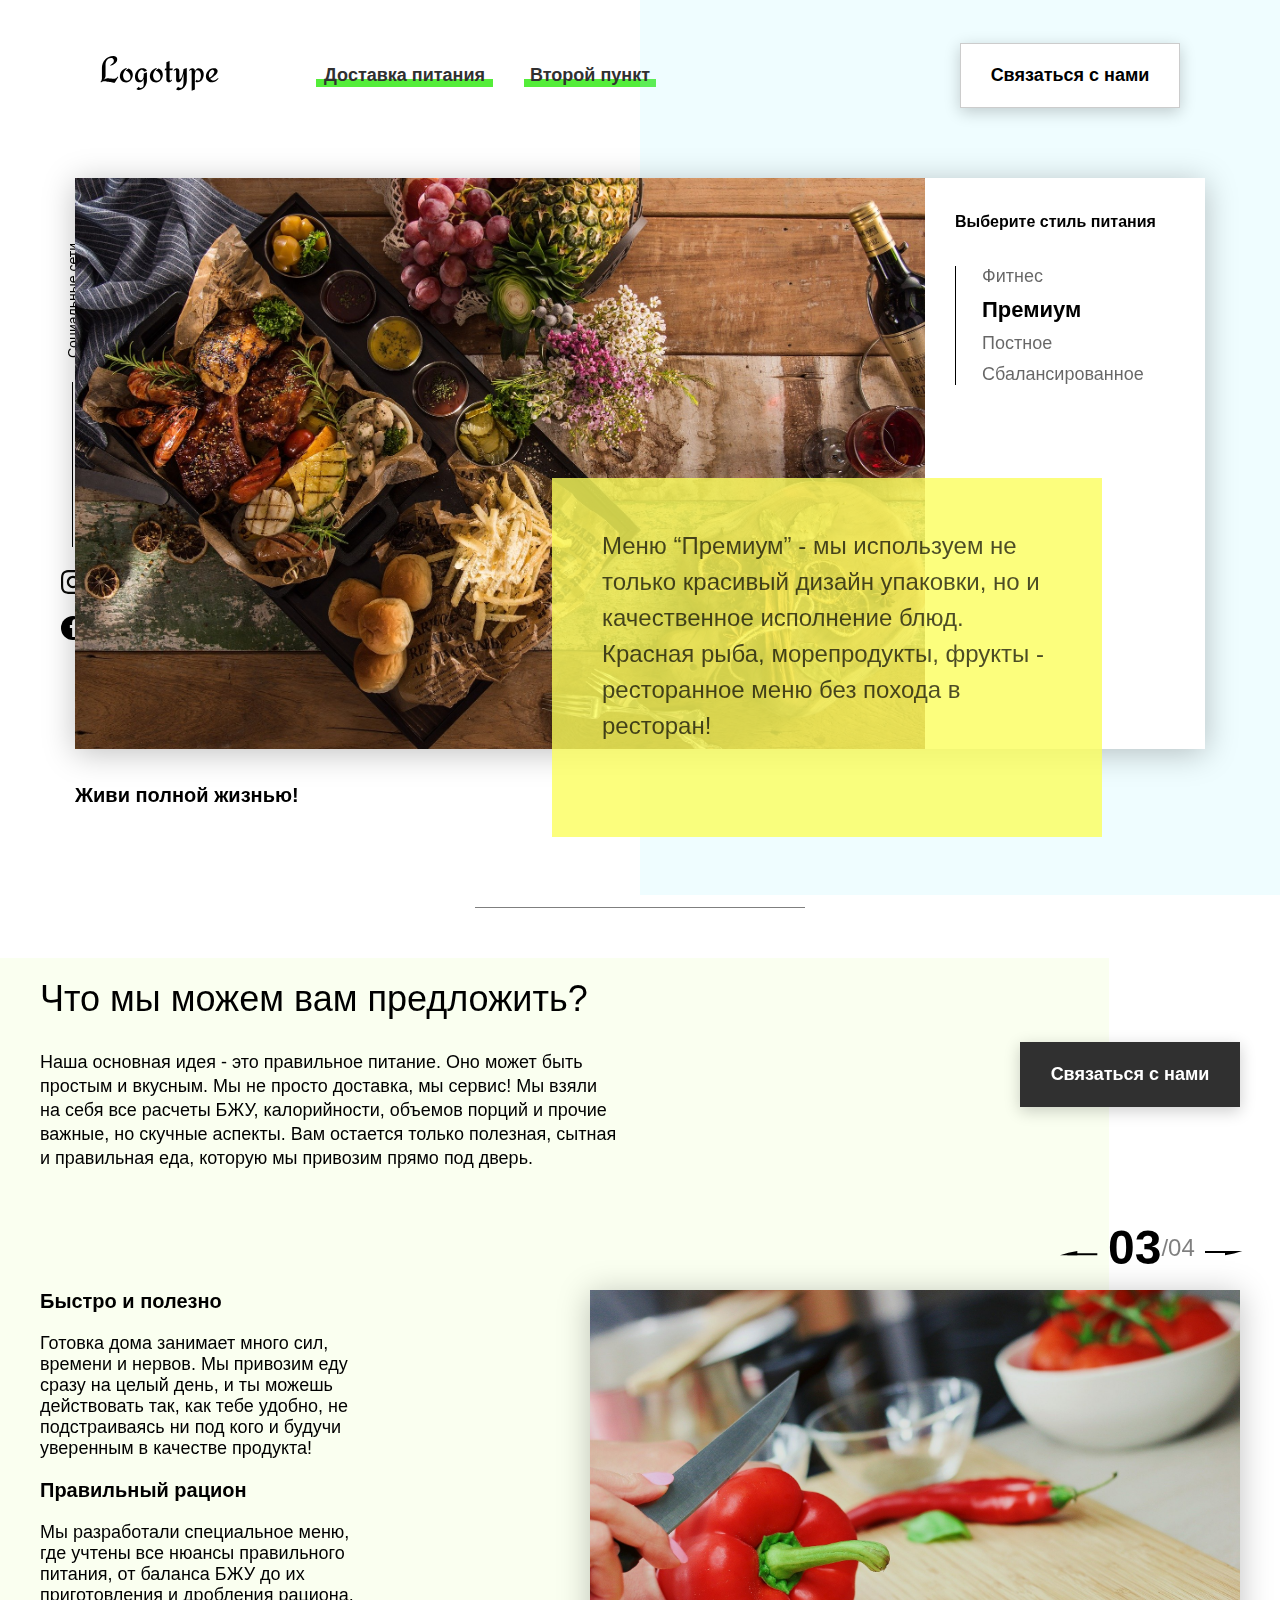
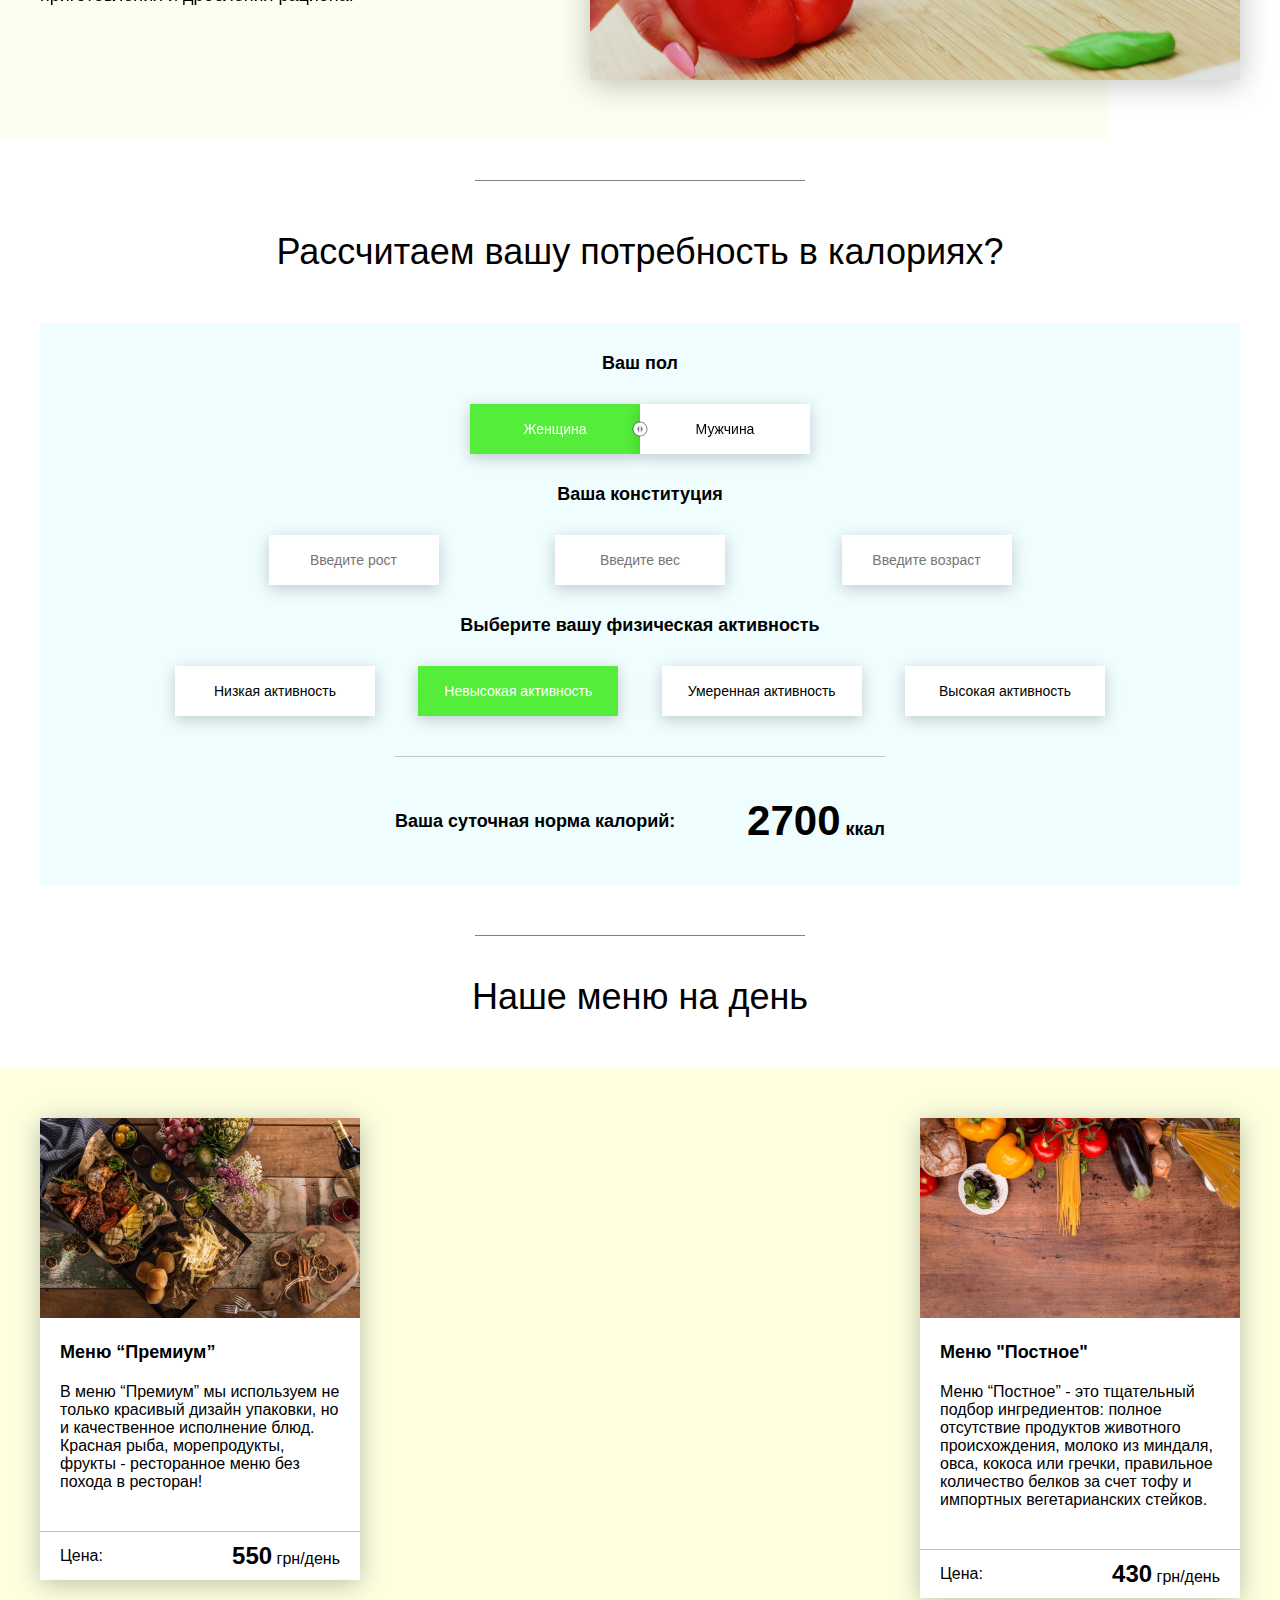
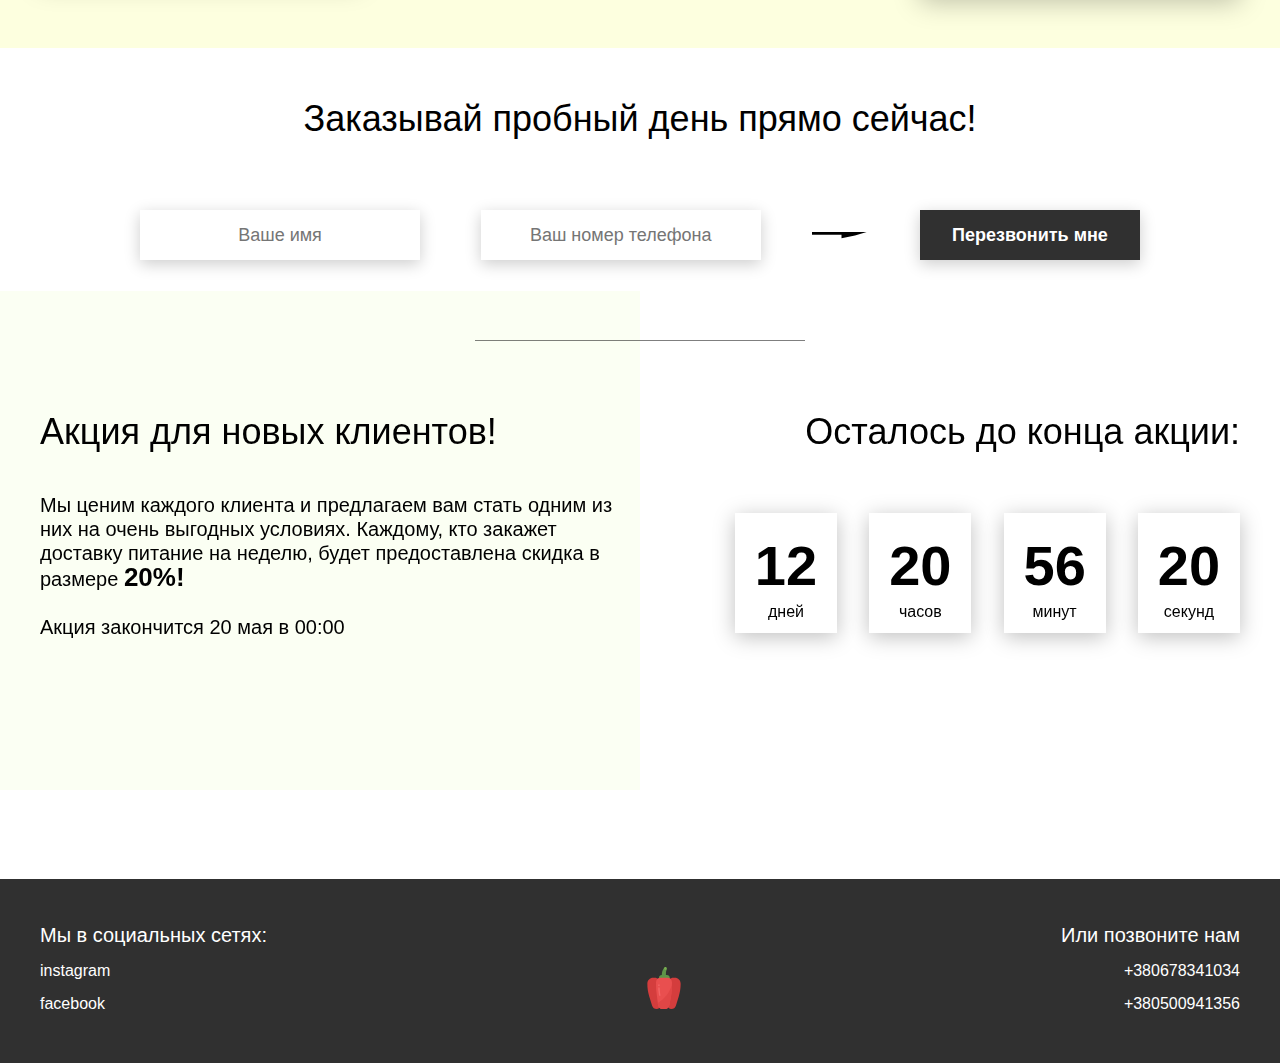
<file: hw/HW3/index.html>
<!DOCTYPE html>
<html lang="en">

<head>
    <meta charset="UTF-8">
    <meta name="viewport" content="width=device-width, initial-scale=1.0">
    <title>Food</title>
    <link rel="stylesheet" href="css/style.css">
</head>

<body>
    <header class="header">
        <div class="header__left-block">
            <div class="header__logo">
                <img src="icons/logo.svg" alt="Логотип">
            </div>
            <nav class="header__links">
                <a href="#" class="header__link">Доставка питания</a>
                <a href="#" class="header__link">Второй пункт</a>
            </nav>
        </div>
        <div class="header__right-block">
            <button data-modal class="btn btn_white">Связаться с нами</button>
        </div>
    </header>
    <div class="sidepanel">
        <div class="sidepanel__text"><span>Социальные сети</span></div>
        <div class="sidepanel__divider"></div>
        <a href="#" class="sidepanel__icon">
            <img src="icons/instagram.svg" alt="instagram">
        </a>
        <a href="#" class="sidepanel__icon">
            <img src="icons/facebook.svg" alt="facebook">
        </a>
    </div>

    <div class="preview">
        <div class="bgc_blue"></div>
        <div class="container">
            <div class="tabcontainer">
                <div class="tabcontent">
                    <img src="img/tabs/vegy.jpg" alt="vegy">
                    <div class="tabcontent__descr">
                        Меню "Фитнес" - это новый подход к приготовлению блюд: больше свежих овощей и фруктов. Для людей, которые интересуются спортом; активных и здоровых. Это абсолютно новый продукт с оптимальной ценой и высоким качеством!
                    </div>
                </div>
                <div class="tabcontent">
                    <img src="img/tabs/elite.jpg" alt="elite">
                    <div class="tabcontent__descr">
                        Меню “Премиум” - мы используем не только красивый дизайн упаковки, но и качественное исполнение блюд. Красная рыба, морепродукты, фрукты - ресторанное меню без похода в ресторан!
                    </div>
                </div>
                <div class="tabcontent">
                    <img src="img/tabs/post.jpg" alt="post">
                    <div class="tabcontent__descr">
                        Наше специальное “Постное меню” - это тщательный подбор ингредиентов: полное отсутствие продуктов животного происхождения. Полная гармония с собой и природой в каждом элементе! Все будет Ом!
                    </div>
                </div>
                <div class="tabcontent">
                    <img src="img/tabs/hamburger.jpg" alt="vegy">
                    <div class="tabcontent__descr">
                        Меню "Сбалансированное" - это соответствие вашего рациона всем научным рекомендациям. Мы тщательно просчитываем вашу потребность в к/б/ж/у и создаем лучшие блюда для вас.
                    </div>
                </div>
                <div class="tabheader">
                    <h3>Выберите стиль питания</h3>
                    <div class="tabheader__items">
                        <div class="tabheader__item tabheader__item_active">Фитнес</div>
                        <div class="tabheader__item">Премиум</div>
                        <div class="tabheader__item">Постное</div>
                        <div class="tabheader__item">Сбалансированное</div>
                    </div>
                </div>
            </div>
            <div class="preview__life">Живи полной жизнью!</div>
        </div>
    </div>

    <div class="divider"></div>

    <div class="offer">
        <div class="bgc_y"></div>
        <div class="container">
            <div class="offer__text">
                <h2 class="title">Что мы можем вам предложить?</h2>
                <div class="offer__descr">
                    Наша основная идея - это правильное питание. Оно может быть простым и вкусным. Мы не просто доставка, мы сервис! Мы взяли на себя все расчеты БЖУ, калорийности, объемов порций и прочие важные, но скучные аспекты. Вам остается только полезная, сытная и
                    правильная еда, которую мы привозим прямо под дверь.
                </div>
            </div>
            <div class="offer__action">
                <button data-modal class="btn btn_dark">Связаться с нами</button>
            </div>
        </div>
        <div class="container">
            <div class="offer__advantages">
                <h2>Быстро и полезно</h2>
                <div class="offer__advantages-text">
                    Готовка дома занимает много сил, времени и нервов. Мы привозим еду сразу на целый день, и ты можешь действовать так, как тебе удобно, не подстраиваясь ни под кого и будучи уверенным в качестве продукта!
                </div>
                <h2>Правильный рацион</h2>
                <div class="offer__advantages-text">
                    Мы разработали специальное меню, где учтены все нюансы правильного питания, от баланса БЖУ до их приготовления и дробления рациона.
                </div>
            </div>
            <div class="offer__slider">
                <div class="offer__slider-counter">
                    <div class="offer__slider-prev">
                        <img src="icons/left.svg" alt="prev">
                    </div>
                    <span id="current">03</span> /
                    <span id="total">04</span>
                    <div class="offer__slider-next">
                        <img src="icons/right.svg" alt="next">
                    </div>
                </div>
                <div class="offer__slider-wrapper">
                    <div class="offer__slide">
                        <img src="img/slider/pepper.jpg" alt="pepper">
                    </div>
                    <!-- <div class="offer__slide">
					<img src="img/slider/food-12.jpg" alt="food">
				</div>
				<div class="offer__slide">
					<img src="img/slider/olive-oil.jpg" alt="oil">
				</div>
				<div class="offer__slide">
					<img src="img/slider/paprika.jpg" alt="paprika">
				</div> -->
                </div>
            </div>
        </div>
    </div>

    <div class="divider"></div>

    <div class="calculating">
        <div class="container">
            <h2 class="title">Рассчитаем вашу потребность в калориях?
            </h2>
            <div class="calculating__field">
                <div class="calculating__subtitle">
                    Ваш пол
                </div>
                <div class="calculating__choose" id="gender">
                    <div class="calculating__choose-item calculating__choose-item_active">Женщина</div>
                    <div class="calculating__choose-item">Мужчина</div>
                </div>

                <div class="calculating__subtitle">
                    Ваша конституция
                </div>
                <div class="calculating__choose calculating__choose_medium">
                    <input type="text" id="height" placeholder="Введите рост" class="calculating__choose-item">
                    <input type="text" id="weight" placeholder="Введите вес" class="calculating__choose-item">
                    <input type="text" id="age" placeholder="Введите возраст" class="calculating__choose-item">
                </div>

                <div class="calculating__subtitle">
                    Выберите вашу физическая активность
                </div>
                <div class="calculating__choose calculating__choose_big">
                    <div id="low" class="calculating__choose-item">Низкая активность</div>
                    <div id="small" class="calculating__choose-item calculating__choose-item_active">Невысокая активность
                    </div>
                    <div id="medium" class="calculating__choose-item">Умеренная активность</div>
                    <div id="high" class="calculating__choose-item">Высокая активность</div>
                </div>

                <div class="calculating__divider"></div>

                <div class="calculating__total">
                    <div class="calculating__subtitle">
                        Ваша суточная норма калорий:
                    </div>
                    <div class="calculating__result">
                        <span>2700</span> ккал
                    </div>
                </div>
            </div>
        </div>
    </div>

    <div class="divider"></div>

    <div class="menu">
        <h2 class="title">Наше меню на день</h2>

        <div class="menu__field">
            <div id="cardWrapper" class="container">
                <div class="menu__item">
                    <img src="img/tabs/elite.jpg" alt="elite">
                    <h3 class="menu__item-subtitle">Меню “Премиум”</h3>
                    <div class="menu__item-descr">В меню “Премиум” мы используем не только красивый дизайн упаковки, но и качественное исполнение блюд. Красная рыба, морепродукты, фрукты - ресторанное меню без похода в ресторан!
                    </div>
                    <div class="menu__item-divider"></div>
                    <div class="menu__item-price">
                        <div class="menu__item-cost">Цена:</div>
                        <div class="menu__item-total"><span>550</span> грн/день</div>
                    </div>
                </div>
                <div class="menu__item">
                    <img src="img/tabs/post.jpg" alt="post">
                    <h3 class="menu__item-subtitle">Меню "Постное"</h3>
                    <div class="menu__item-descr">Меню “Постное” - это тщательный подбор ингредиентов: полное отсутствие продуктов животного происхождения, молоко из миндаля, овса, кокоса или гречки, правильное количество белков за счет тофу и импортных вегетарианских стейков.
                    </div>
                    <div class="menu__item-divider"></div>
                    <div class="menu__item-price">
                        <div class="menu__item-cost">Цена:</div>
                        <div class="menu__item-total"><span>430</span> грн/день</div>
                    </div>
                </div>
            </div>
        </div>
    </div>

    <div class="order">
        <div class="container">
            <div class="title">Заказывай пробный день прямо сейчас!</div>
            <form action="#" class="order__form">
                <input required placeholder="Ваше имя" name="name" type="text" class="order__input">
                <input required placeholder="Ваш номер телефона" name="phone" type="phone" class="order__input">
                <img src="icons/right.svg" alt="right">
                <button class="btn btn_dark btn_min">Перезвонить мне</button>
            </form>
        </div>
    </div>

    <div class="divider"></div>

    <div class="promotion">
        <div class="bgc_y"></div>
        <div class="container">
            <div class="promotion__text">
                <div class="title">Акция для новых клиентов!</div>
                <div class="promotion__descr">
                    Мы ценим каждого клиента и предлагаем вам стать одним из них на очень выгодных условиях. Каждому, кто закажет доставку питание на неделю, будет предоставлена скидка в размере <span>20%!</span>
                    <br><br> Акция закончится 20 мая в 00:00
                </div>
            </div>
            <div class="promotion__timer">
                <div class="title">Осталось до конца акции:</div>
                <div class="timer">
                    <div class="timer__block">
                        <span id="days">12</span> дней
                    </div>
                    <div class="timer__block">
                        <span id="hours">20</span> часов
                    </div>
                    <div class="timer__block">
                        <span id="minutes">56</span> минут
                    </div>
                    <div class="timer__block">
                        <span id="seconds">20</span> секунд
                    </div>
                </div>
            </div>
        </div>
    </div>

    <footer class="footer">
        <div class="container">
            <div class="social">
                <div class="subtitle">Мы в социальных сетях:</div>
                <a href="#" class="link">instagram</a>
                <a href="#" class="link">facebook</a>
            </div>
            <div class="pepper">
                <img src="icons/veg.svg" alt="pepper">
            </div>
            <div class="call">
                <div class="subtitle">Или позвоните нам</div>
                <a href="#" class="link">+380678341034</a>
                <a href="#" class="link">+380500941356</a>
            </div>
        </div>
    </footer>

    <div class="modal">
        <div class="modal__dialog">
            <div class="modal__content">
                <form action="#">
                    <div class="modal__close">&times;</div>
                    <div class="modal__title">Мы свяжемся с вами как можно быстрее!</div>
                    <input required placeholder="Ваше имя" name="name" type="text" class="modal__input">
                    <input required placeholder="Ваш номер телефона" name="phone" type="phone" class="modal__input">
                    <button class="btn btn_dark btn_min">Перезвонить мне</button>
                </form>
            </div>
        </div>
    </div>

    <script src="js/index.js"></script>
</body>

</html>
</file>
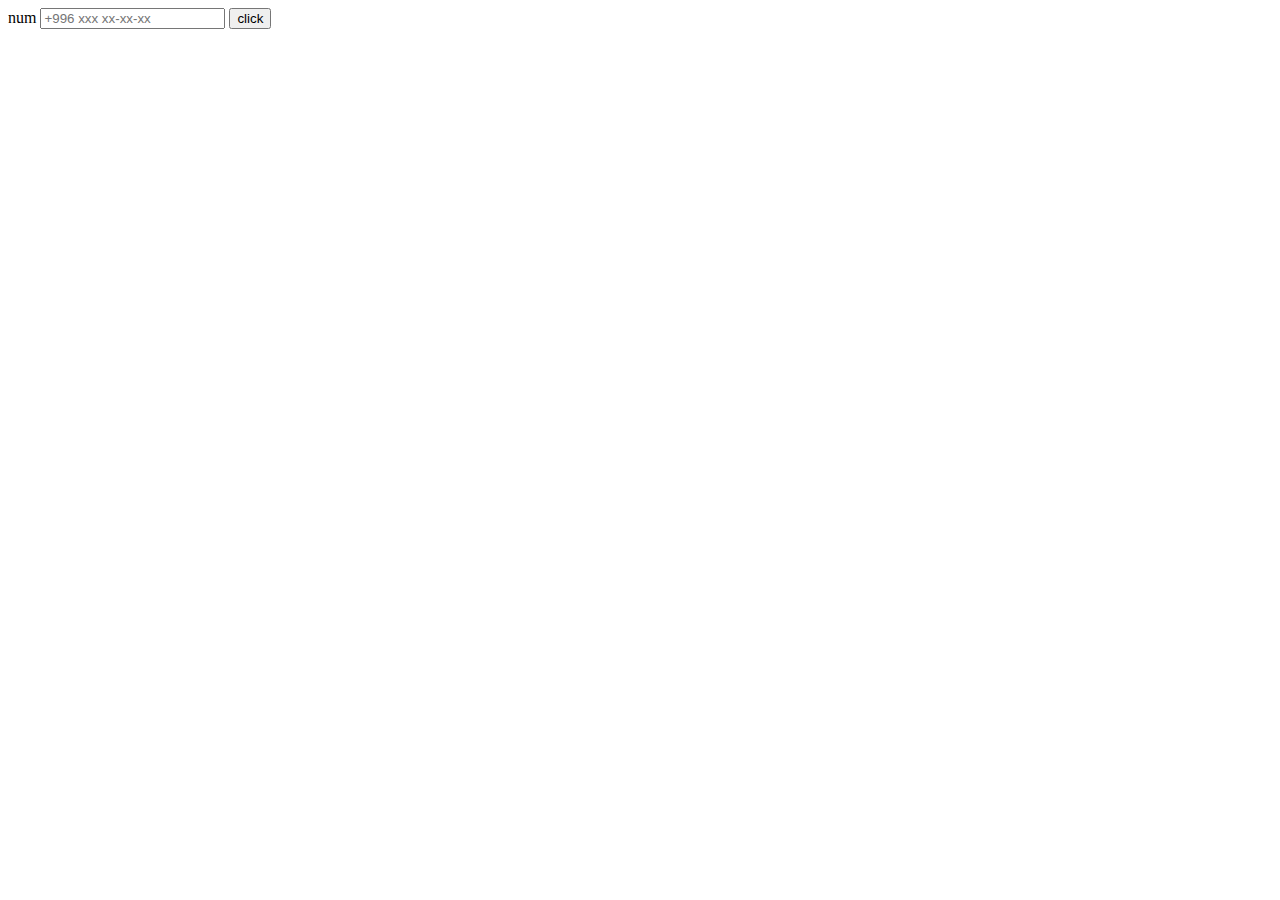
<file: lessons/lesson1/index.html>
<!DOCTYPE html>
<html lang="en">
    <head>
        <meta charset="UTF-8">
        <title>Document</title>
    </head>
    <body>
        <div>
            <label>num</label>
            <input class="phoneInput" type="text" placeholder="+996 xxx xx-xx-xx">
            <button class="phoneClick">click</button>
            <span class="phoneResult"></span>
        </div>
    </body>
    <script src="app.js"></script>
</html>
</file>
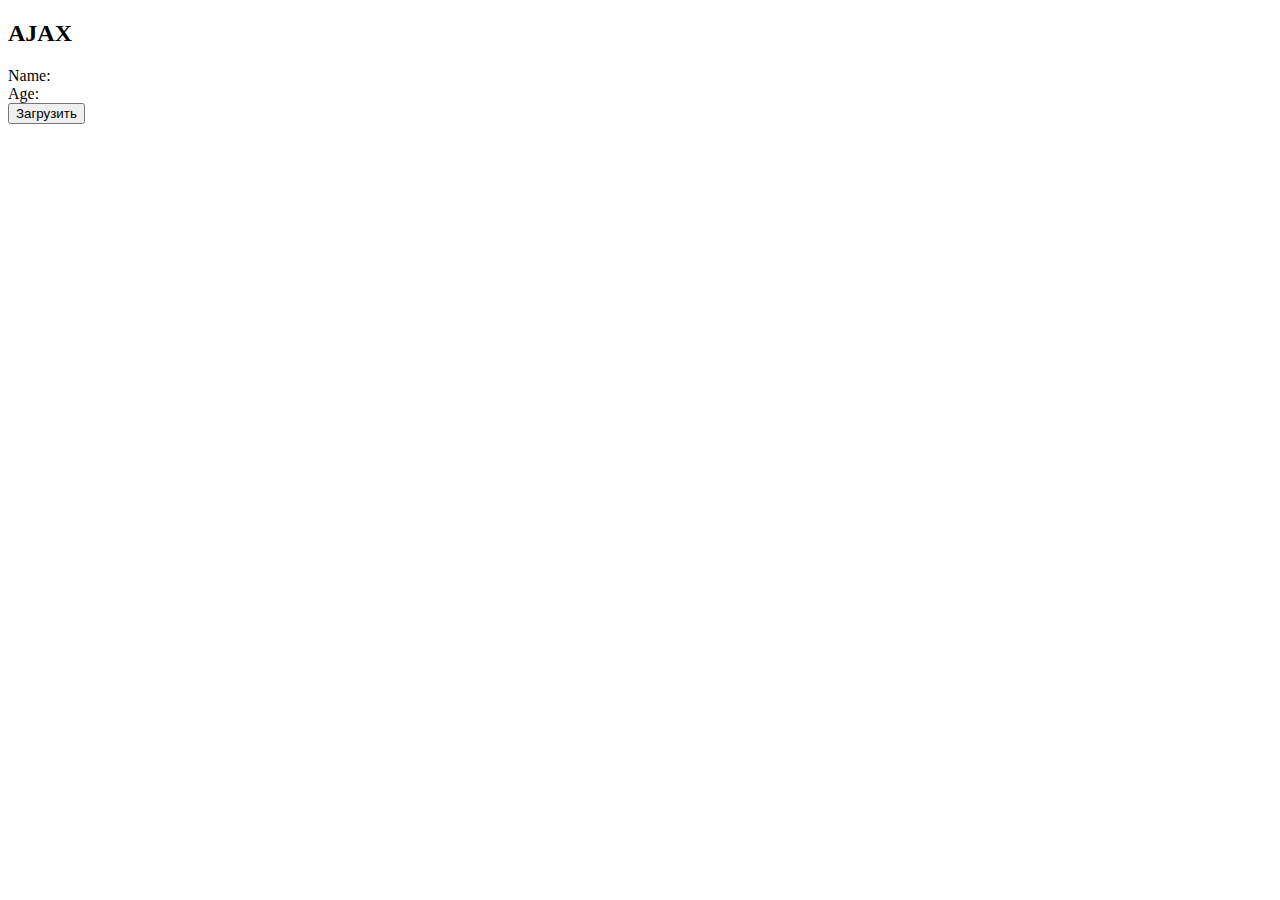
<file: lessons/lesson4/index.html>
<!DOCTYPE html>
<html lang="en">

<head>
    <meta charset="UTF-8">
    <title>Document</title>
</head>

<body>
    <div class="wrapper">
        <h2>AJAX</h2>
        <div>Name:<span class="name"></span></div>
        <div>Age:<span class="age"></span></div>
        <button class="btn">Загрузить</button>
    </div>
</body>
<script src="app.js"></script>

</html>
</file>
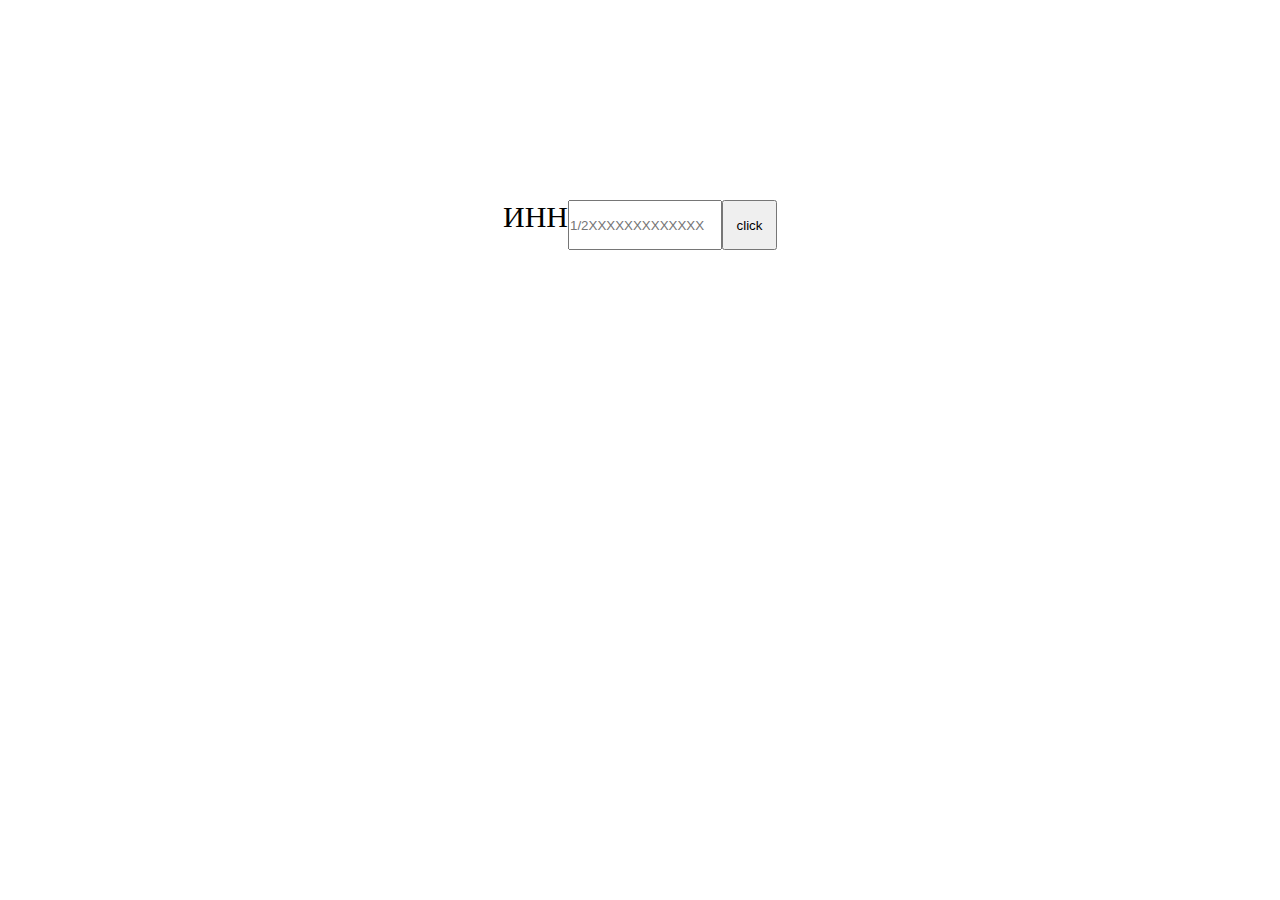
<file: hw/HW1/task1/index.html>
<!DOCTYPE html>
<html lang="en">

<head>
    <meta charset="UTF-8">
    <title>Document</title>
    <link rel="stylesheet" href="style.css">
</head>

<body>
    <div>
        <label>ИНН</label>
        <input class="itnInput" type="text" placeholder="1/2XXXXXXXXXXXXX">
        <button class="itnCheck">click</button>
    </div>
    <span class="itnResult"></span>
</body>
<script src="main.js"></script>

</html>
</file>
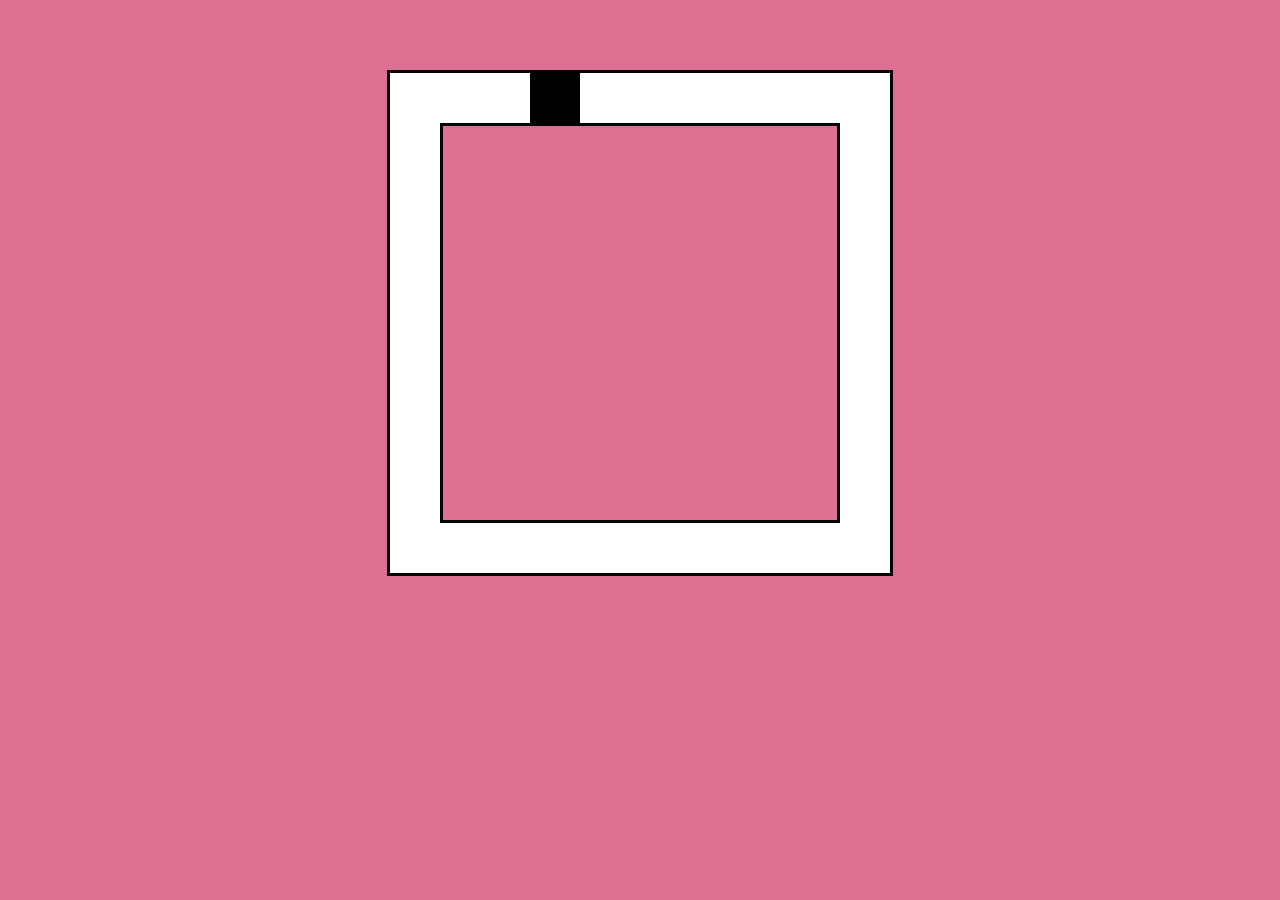
<file: hw/HW2/task1/index.html>
<!DOCTYPE html>
<html lang="en">

<head>
    <meta charset="UTF-8">
    <title>Document</title>
    <link rel="stylesheet" href="style.css">
</head>

<body>
    <div class="bigBorder">
        <div class="block"></div>
        <div class="smallBorder"></div>
    </div>
</body>

<script src="main.js"></script>

</html>
</file>
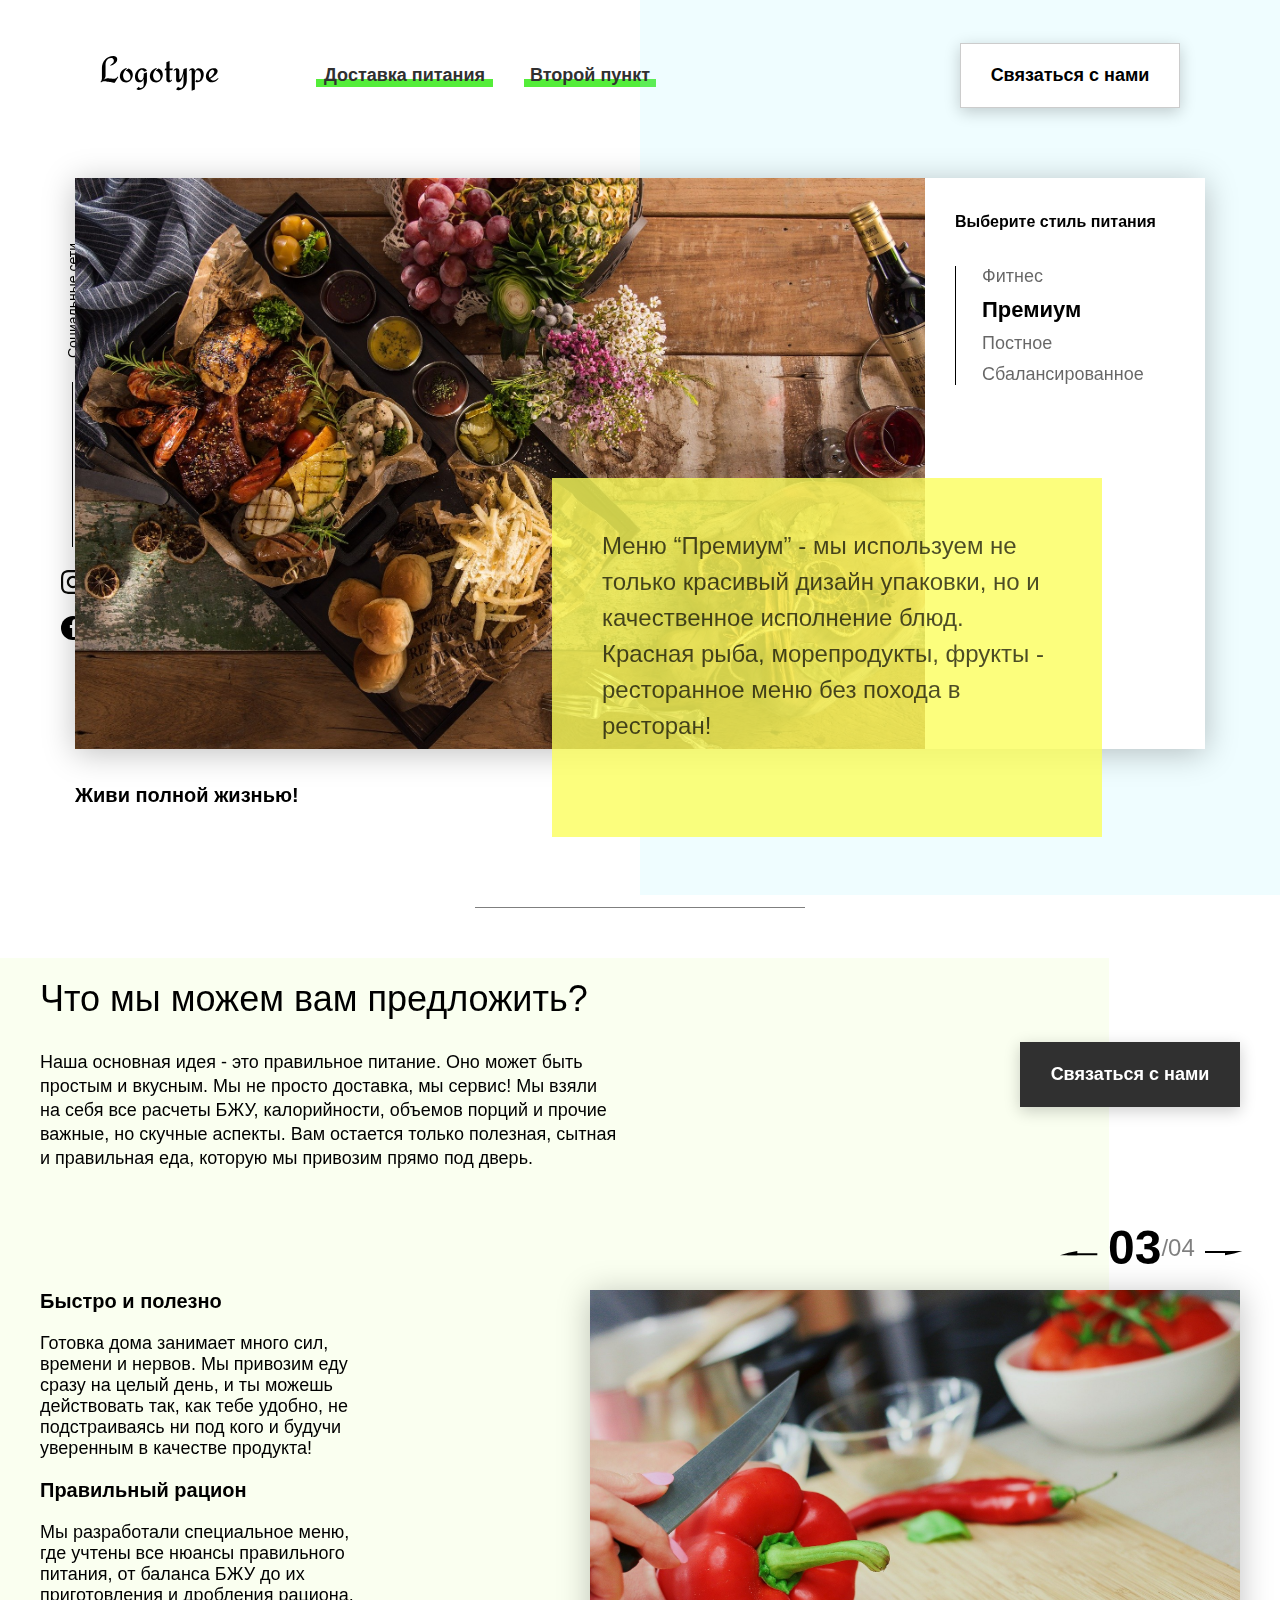
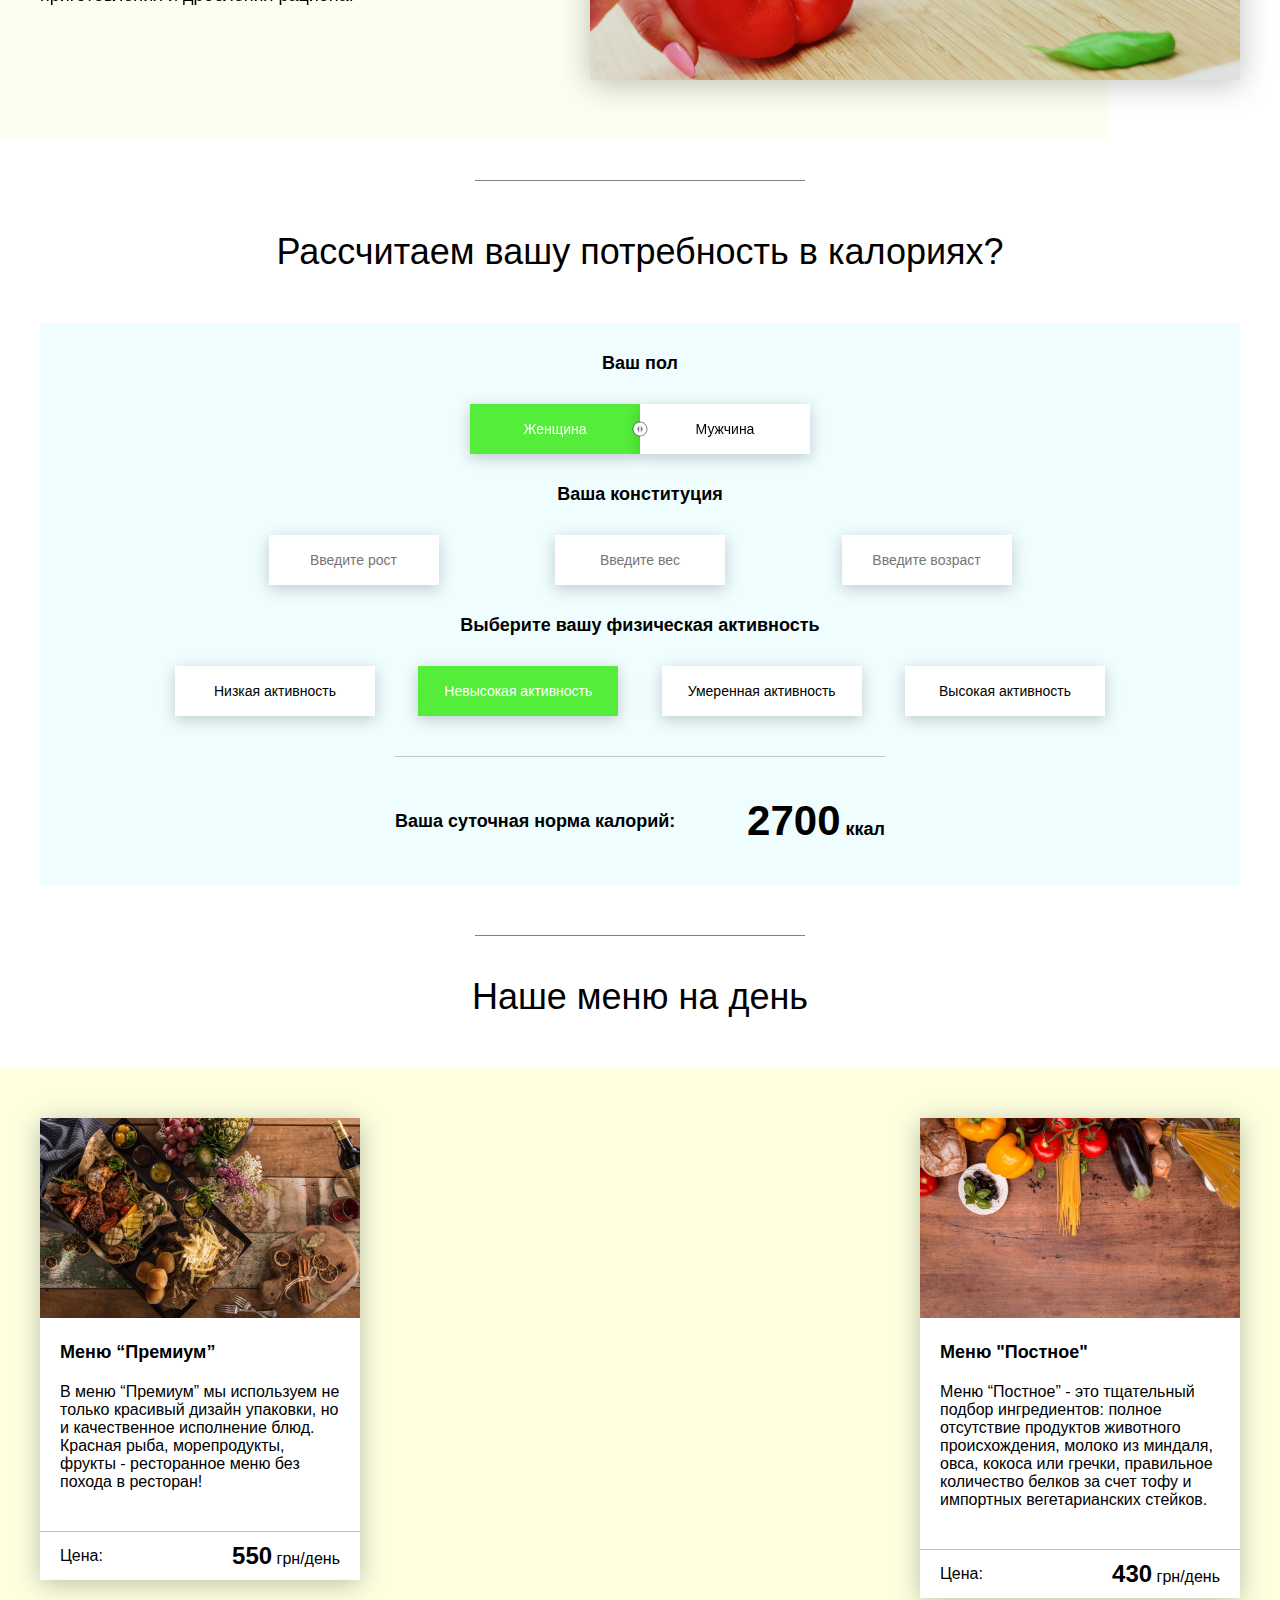
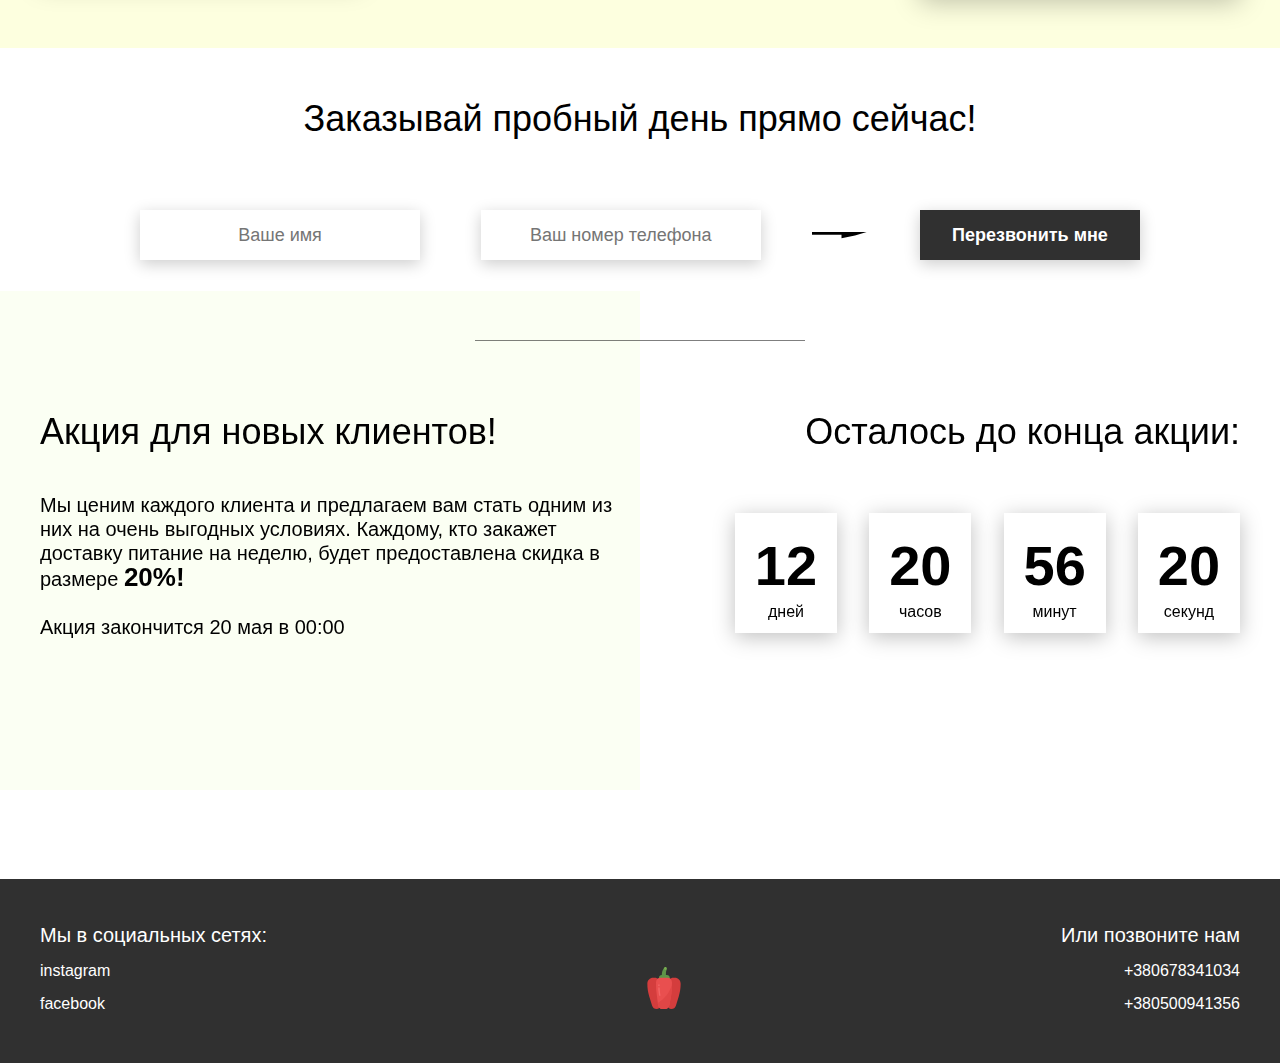
<file: lessons/lesson3/food/index.html>
<!DOCTYPE html>
<html lang="en">
<head>
	<meta charset="UTF-8">
	<meta name="viewport" content="width=device-width, initial-scale=1.0">
	<title>Food</title>
	<link rel="stylesheet" href="css/style.css">
</head>
<body>
<header class="header">
	<div class="header__left-block">
		<div class="header__logo">
			<img src="icons/logo.svg" alt="Логотип">
		</div>
		<nav class="header__links">
			<a href="#" class="header__link">Доставка питания</a>
			<a href="#" class="header__link">Второй пункт</a>
		</nav>
	</div>
	<div class="header__right-block">
		<button data-modal class="btn btn_white">Связаться с нами</button>
	</div>
</header>
<div class="sidepanel">
	<div class="sidepanel__text"><span>Социальные сети</span></div>
	<div class="sidepanel__divider"></div>
	<a href="#" class="sidepanel__icon">
		<img src="icons/instagram.svg" alt="instagram">
	</a>
	<a href="#" class="sidepanel__icon">
		<img src="icons/facebook.svg" alt="facebook">
	</a>
</div>

<div class="preview">
	<div class="bgc_blue"></div>
	<div class="container">
		<div class="tabcontainer">
			<div class="tabcontent">
				<img src="img/tabs/vegy.jpg" alt="vegy">
				<div class="tabcontent__descr">
					Меню "Фитнес" - это новый подход к приготовлению блюд: больше свежих овощей и фруктов. Для людей,
					которые интересуются спортом; активных и здоровых. Это абсолютно новый продукт с оптимальной ценой и
					высоким качеством!
				</div>
			</div>
			<div class="tabcontent">
				<img src="img/tabs/elite.jpg" alt="elite">
				<div class="tabcontent__descr">
					Меню “Премиум” - мы используем не только красивый дизайн упаковки, но и качественное исполнение
					блюд. Красная рыба, морепродукты, фрукты - ресторанное меню без похода в ресторан!
				</div>
			</div>
			<div class="tabcontent">
				<img src="img/tabs/post.jpg" alt="post">
				<div class="tabcontent__descr">
					Наше специальное “Постное меню” - это тщательный подбор ингредиентов: полное отсутствие продуктов
					животного происхождения. Полная гармония с собой и природой в каждом элементе! Все будет Ом!
				</div>
			</div>
			<div class="tabcontent">
				<img src="img/tabs/hamburger.jpg" alt="vegy">
				<div class="tabcontent__descr">
					Меню "Сбалансированное" - это соответствие вашего рациона всем научным рекомендациям. Мы тщательно
					просчитываем вашу потребность в к/б/ж/у и создаем лучшие блюда для вас.
				</div>
			</div>
			<div class="tabheader">
				<h3>Выберите стиль питания</h3>
				<div class="tabheader__items">
					<div class="tabheader__item tabheader__item_active">Фитнес</div>
					<div class="tabheader__item">Премиум</div>
					<div class="tabheader__item">Постное</div>
					<div class="tabheader__item">Сбалансированное</div>
				</div>
			</div>
		</div>
		<div class="preview__life">Живи полной жизнью!</div>
	</div>
</div>

<div class="divider"></div>

<div class="offer">
	<div class="bgc_y"></div>
	<div class="container">
		<div class="offer__text">
			<h2 class="title">Что мы можем вам предложить?</h2>
			<div class="offer__descr">
				Наша основная идея - это правильное питание. Оно может быть простым и вкусным. Мы не просто доставка, мы
				сервис! Мы взяли на себя все расчеты БЖУ, калорийности, объемов порций и прочие важные, но скучные
				аспекты. Вам остается только полезная, сытная и правильная еда, которую мы привозим прямо под дверь.
			</div>
		</div>
		<div class="offer__action">
			<button data-modal class="btn btn_dark">Связаться с нами</button>
		</div>
	</div>
	<div class="container">
		<div class="offer__advantages">
			<h2>Быстро и полезно</h2>
			<div class="offer__advantages-text">
				Готовка дома занимает много сил, времени и нервов. Мы привозим еду сразу на целый день, и ты можешь
				действовать так, как тебе удобно, не подстраиваясь ни под кого и будучи уверенным в качестве продукта!
			</div>
			<h2>Правильный рацион</h2>
			<div class="offer__advantages-text">
				Мы разработали специальное меню, где учтены все нюансы правильного питания, от баланса БЖУ до их
				приготовления и дробления рациона.
			</div>
		</div>
		<div class="offer__slider">
			<div class="offer__slider-counter">
				<div class="offer__slider-prev">
					<img src="icons/left.svg" alt="prev">
				</div>
				<span id="current">03</span>
				/
				<span id="total">04</span>
				<div class="offer__slider-next">
					<img src="icons/right.svg" alt="next">
				</div>
			</div>
			<div class="offer__slider-wrapper">
				<div class="offer__slide">
					<img src="img/slider/pepper.jpg" alt="pepper">
				</div>
				<!-- <div class="offer__slide">
					<img src="img/slider/food-12.jpg" alt="food">
				</div>
				<div class="offer__slide">
					<img src="img/slider/olive-oil.jpg" alt="oil">
				</div>
				<div class="offer__slide">
					<img src="img/slider/paprika.jpg" alt="paprika">
				</div> -->
			</div>
		</div>
	</div>
</div>

<div class="divider"></div>

<div class="calculating">
	<div class="container">
		<h2 class="title">Рассчитаем вашу потребность в калориях?
		</h2>
		<div class="calculating__field">
			<div class="calculating__subtitle">
				Ваш пол
			</div>
			<div class="calculating__choose" id="gender">
				<div class="calculating__choose-item calculating__choose-item_active">Женщина</div>
				<div class="calculating__choose-item">Мужчина</div>
			</div>

			<div class="calculating__subtitle">
				Ваша конституция
			</div>
			<div class="calculating__choose calculating__choose_medium">
				<input type="text" id="height" placeholder="Введите рост" class="calculating__choose-item">
				<input type="text" id="weight" placeholder="Введите вес" class="calculating__choose-item">
				<input type="text" id="age" placeholder="Введите возраст" class="calculating__choose-item">
			</div>

			<div class="calculating__subtitle">
				Выберите вашу физическая активность
			</div>
			<div class="calculating__choose calculating__choose_big">
				<div id="low" class="calculating__choose-item">Низкая активность</div>
				<div id="small" class="calculating__choose-item calculating__choose-item_active">Невысокая активность
				</div>
				<div id="medium" class="calculating__choose-item">Умеренная активность</div>
				<div id="high" class="calculating__choose-item">Высокая активность</div>
			</div>

			<div class="calculating__divider"></div>

			<div class="calculating__total">
				<div class="calculating__subtitle">
					Ваша суточная норма калорий:
				</div>
				<div class="calculating__result">
					<span>2700</span> ккал
				</div>
			</div>
		</div>
	</div>
</div>

<div class="divider"></div>

<div class="menu">
	<h2 class="title">Наше меню на день</h2>

	<div class="menu__field">
		<div id="cardWrapper" class="container">
			<div class="menu__item">
				<img src="img/tabs/elite.jpg" alt="elite">
				<h3 class="menu__item-subtitle">Меню “Премиум”</h3>
				<div class="menu__item-descr">В меню “Премиум” мы используем не только красивый дизайн упаковки, но и
					качественное исполнение блюд. Красная рыба, морепродукты, фрукты - ресторанное меню без похода в
					ресторан!
				</div>
				<div class="menu__item-divider"></div>
				<div class="menu__item-price">
					<div class="menu__item-cost">Цена:</div>
					<div class="menu__item-total"><span>550</span> грн/день</div>
				</div>
			</div>
			<div class="menu__item">
				<img src="img/tabs/post.jpg" alt="post">
				<h3 class="menu__item-subtitle">Меню "Постное"</h3>
				<div class="menu__item-descr">Меню “Постное” - это тщательный подбор ингредиентов: полное отсутствие
					продуктов животного происхождения, молоко из миндаля, овса, кокоса или гречки, правильное количество
					белков за счет тофу и импортных вегетарианских стейков.
				</div>
				<div class="menu__item-divider"></div>
				<div class="menu__item-price">
					<div class="menu__item-cost">Цена:</div>
					<div class="menu__item-total"><span>430</span> грн/день</div>
				</div>
			</div>
		</div>
	</div>
</div>

<div class="order">
	<div class="container">
		<div class="title">Заказывай пробный день прямо сейчас!</div>
		<form action="#" class="order__form">
			<input required placeholder="Ваше имя" name="name" type="text" class="order__input">
			<input required placeholder="Ваш номер телефона" name="phone" type="phone" class="order__input">
			<img src="icons/right.svg" alt="right">
			<button class="btn btn_dark btn_min">Перезвонить мне</button>
		</form>
	</div>
</div>

<div class="divider"></div>

<div class="promotion">
	<div class="bgc_y"></div>
	<div class="container">
		<div class="promotion__text">
			<div class="title">Акция для новых клиентов!</div>
			<div class="promotion__descr">
				Мы ценим каждого клиента и предлагаем вам стать одним из них на очень выгодных условиях.
				Каждому, кто закажет доставку питание на неделю, будет предоставлена скидка в размере <span>20%!</span>
				<br><br>
				Акция закончится 20 мая в 00:00
			</div>
		</div>
		<div class="promotion__timer">
			<div class="title">Осталось до конца акции:</div>
			<div class="timer">
				<div class="timer__block">
					<span id="days">12</span>
					дней
				</div>
				<div class="timer__block">
					<span id="hours">20</span>
					часов
				</div>
				<div class="timer__block">
					<span id="minutes">56</span>
					минут
				</div>
				<div class="timer__block">
					<span id="seconds">20</span>
					секунд
				</div>
			</div>
		</div>
	</div>
</div>

<footer class="footer">
	<div class="container">
		<div class="social">
			<div class="subtitle">Мы в социальных сетях:</div>
			<a href="#" class="link">instagram</a>
			<a href="#" class="link">facebook</a>
		</div>
		<div class="pepper">
			<img src="icons/veg.svg" alt="pepper">
		</div>
		<div class="call">
			<div class="subtitle">Или позвоните нам</div>
			<a href="#" class="link">+380678341034</a>
			<a href="#" class="link">+380500941356</a>
		</div>
	</div>
</footer>

<div class="modal">
	<div class="modal__dialog">
		<div class="modal__content">
			<form action="#">
				<div class="modal__close">&times;</div>
				<div class="modal__title">Мы свяжемся с вами как можно быстрее!</div>
				<input required placeholder="Ваше имя" name="name" type="text" class="modal__input">
				<input required placeholder="Ваш номер телефона" name="phone" type="phone" class="modal__input">
				<button class="btn btn_dark btn_min">Перезвонить мне</button>
			</form>
		</div>
	</div>
</div>
<script src="js/index.js"></script>
</body>
</html>
</file>
<file: hw/HW3/css/style.css>
* {
    box-sizing: border-box;
    margin: 0;
    padding: 0;
    font-family: Roboto, sans-serif;
}

a {
    text-decoration: none;
}

.btn {
    width: 220px;
    height: 65px;
    display: flex;
    justify-content: center;
    align-items: center;
    background-color: #fff;
    font-size: 18px;
    font-weight: 700;
    border: 1px solid rgba(0, 0, 0, 0.2);
    box-shadow: 0 4px 15px rgba(0, 0, 0, 0.2);
    cursor: pointer;
    transition: 0.3s all;
    outline: 0;
}

.btn_white {
    background-color: #fff;
}

.btn_dark {
    background-color: #303030;
    color: #fff;
    border: none;
}

.btn_min {
    height: 50px;
}

.btn:hover {
    box-shadow: 0 4px 30px rgba(0, 0, 0, 0.3);
}

.container {
    max-width: 1200px;
    margin: 0 auto;
}

.divider {
    width: 330px;
    height: 1px;
    margin: 0 auto;
    background-color: rgba(0, 0, 0, 0.5);
}

.title {
    font-size: 36px;
    font-weight: 400;
}

.header {
    display: flex;
    justify-content: space-between;
    align-items: center;
    height: 150px;
    padding: 0 100px;
}

.header__left-block {
    display: flex;
    justify-content: space-between;
    min-width: 550px;
}

.header__logo {
    max-width: 170px;
}

.header__logo img {
    width: 100%;
}

.header__links {
    display: flex;
    align-items: center;
}

.header__link {
    position: relative;
    margin-right: 45px;
    font-weight: 700;
    font-size: 18px;
    color: #303030;
}

.header__link:after {
    content: "";
    position: absolute;
    display: block;
    width: 110%;
    left: -5%;
    bottom: -1px;
    z-index: -1;
    height: 8px;
    background: #54ed39;
}

.header__link:last-child {
    margin-right: 0;
}

.sidepanel {
    position: fixed;
    left: 60px;
    top: 240px;
    height: 400px;
    width: 25px;
    display: flex;
    flex-direction: column;
    justify-content: space-between;
    align-items: center;
}

.sidepanel__text {
    width: 120px;
    height: 120px;
    font-size: 14px;
}

.sidepanel__text span {
    display: flex;
    transform: rotate(-90deg) translateX(-50px);
}

.sidepanel__divider {
    width: 1px;
    height: 165px;
    background-color: #000;
}

.sidepanel__icon {
    width: 24px;
    height: 24px;
}

.sidepanel__icon img {
    width: 100%;
}

.preview {
    padding: 28px 0 100px 0;
    position: relative;
}

.preview__life {
    font-weight: 700;
    font-size: 20px;
    margin-left: 35px;
    margin-top: 35px;
}

.bgc_blue {
    position: absolute;
    right: 0;
    top: -155px;
    width: 50vw;
    height: 900px;
    background: rgba(146, 242, 255, 0.15);
    z-index: -1;
}

.tabcontainer {
    display: flex;
    width: 1130px;
    margin: 0 auto;
    box-shadow: 0 4px 30px rgba(0, 0, 0, 0.25);
}

.tabcontent {
    width: 850px;
    position: relative;
}

.tabcontent img {
    width: 100%;
    height: 100%;
    object-fit: cover;
}

.tabcontent__descr {
    position: absolute;
    top: 300px;
    right: -177px;
    width: 550px;
    height: 359px;
    background: rgba(251, 254, 93, 0.8);
    padding: 50px;
    font-size: 24px;
    font-weight: 300;
    line-height: 36px;
    color: rgba(0, 0, 0, 0.7);
}

.tabheader {
    width: 280px;
    padding: 35px 30px;
    background-color: #fff;
}

.tabheader h3 {
    font-weight: 700;
    font-size: 16px;
}

.tabheader__items {
    margin-top: 35px;
    padding-left: 26px;
    border-left: 1px solid #000;
}

.tabheader__item {
    font-weight: 700;
    font-size: 18px;
    font-weight: 300;
    margin-top: 10px;
    color: rgba(0, 0, 0, 0.6);
    cursor: pointer;
    transition: 0.3s all;
}

.tabheader__item_active {
    color: #000;
    font-size: 22px;
    font-weight: 700;
}

.offer {
    padding: 70px 0 100px 0;
    position: relative;
}

.offer .container {
    display: flex;
    justify-content: space-between;
}

.offer .bgc_y {
    position: absolute;
    width: 1109px;
    height: 780px;
    background: rgba(243, 255, 222, 0.45);
    z-index: -1;
    top: 50px;
}

.offer__text {
    width: 580px;
}

.offer__descr {
    font-size: 18px;
    margin-top: 30px;
    font-weight: 300;
    line-height: 24px;
}

.offer__action {
    display: flex;
    align-items: center;
    justify-content: flex-end;
}

.offer__advantages {
    width: 330px;
    margin-top: 50px;
}

.offer__advantages h2 {
    font-weight: 700;
    font-size: 20px;
    margin-top: 20px;
}

.offer__advantages h2:first-child {
    margin-top: 70px;
}

.offer__advantages-text {
    margin-top: 20px;
    font-size: 18px;
    font-weight: 300;
    line-height: 21px;
}

.offer__slider {
    width: 650px;
    margin-top: 50px;
    display: flex;
    flex-direction: column;
    align-items: flex-end;
}

.offer__slider-counter {
    display: flex;
    width: 180px;
    align-items: center;
    font-size: 24px;
    color: rgba(0, 0, 0, 0.5);
}

.offer__slider-wrapper {
    width: 100%;
    margin-top: 15px;
    box-shadow: 0 4px 30px rgba(0, 0, 0, 0.25);
}

.offer__slider-prev {
    margin-right: 10px;
    cursor: pointer;
}

.offer__slider-next {
    margin-left: 10px;
    cursor: pointer;
}

.offer__slider #current {
    font-size: 48px;
    font-weight: 700;
    color: #000;
}

.offer__slide {
    width: 100%;
    height: 390px;
}

.offer__slide img {
    width: 100%;
    height: 100%;
    object-fit: cover;
}

.calculating {
    padding: 50px 0;
}

.calculating .title {
    text-align: center;
}

.calculating__field {
    width: 100%;
    margin-top: 50px;
    background: rgba(146, 242, 255, 0.15);
    padding: 30px 0 40px 0;
}

.calculating__subtitle {
    text-align: center;
    font-size: 18px;
    font-weight: 700;
    margin-top: 30px;
}

.calculating__subtitle:first-child {
    margin-top: 0;
}

.calculating #gender:after {
    content: "";
    position: absolute;
    top: 50%;
    transform: translateY(-50%);
    display: block;
    width: 16px;
    height: 16px;
    background: url(../icons/switch.svg) center center/cover no-repeat;
}

.calculating__choose {
    position: relative;
    display: flex;
    margin-top: 30px;
    justify-content: center;
}

.calculating__choose-item {
    display: flex;
    align-items: center;
    justify-content: center;
    width: 170px;
    height: 50px;
    padding: 0 10px;
    background: #fff;
    box-shadow: 0 4px 15px rgba(0, 0, 0, 0.2);
    border: none;
    text-align: center;
    font-size: 14px;
    cursor: pointer;
    outline: 0;
    transition: 0.3s all;
}

.calculating__choose-item_active {
    color: #fff;
    background-color: #54ed39;
}

.calculating__choose_medium {
    width: 743px;
    justify-content: space-between;
    margin: 30px auto 0 auto;
}

.calculating__choose_big {
    width: 930px;
    justify-content: space-between;
    margin: 30px auto 0 auto;
}

.calculating__choose_big .calculating__choose-item {
    width: 200px;
}

.calculating__divider {
    width: 490px;
    height: 1px;
    margin: 40px auto;
    background-color: rgba(0, 0, 0, 0.2);
}

.calculating__total {
    width: 490px;
    margin: 0 auto;
    display: flex;
    justify-content: space-between;
    align-items: center;
}

.calculating__result {
    font-size: 18px;
    font-weight: 700;
}

.calculating__result span {
    font-size: 42px;
}

.menu {
    padding: 40px 0 50px 0;
}

.menu .container {
    display: flex;
    justify-content: space-between;
    align-items: flex-start;
}

.menu .title {
    text-align: center;
}

.menu__field {
    margin-top: 50px;
    padding: 50px 0;
    width: 100%;
    background: rgba(249, 254, 126, 0.25);
}

.menu__item {
    width: 320px;
    min-height: 450px;
    background: #fff;
    box-shadow: 0 4px 25px rgba(0, 0, 0, 0.25);
    font-size: 16px;
    font-weight: 300;
}

.menu__item img {
    width: 100%;
    height: 200px;
    object-fit: cover;
}

.menu__item-subtitle {
    font-weight: 700;
    font-size: 18px;
    padding: 0 20px;
    margin-top: 20px;
}

.menu__item-descr {
    margin-top: 20px;
    padding: 0 20px;
}

.menu__item-divider {
    width: 100%;
    height: 1px;
    background-color: rgba(0, 0, 0, 0.25);
    margin-top: 40px;
}

.menu__item-price {
    display: flex;
    justify-content: space-between;
    align-items: center;
    padding: 10px 20px;
}

.menu__item-price span {
    font-size: 24px;
    font-weight: 700;
}

.order {
    padding-bottom: 80px;
}

.order .title {
    text-align: center;
}

.order__form {
    margin-top: 70px;
    padding: 0 100px;
    display: flex;
    justify-content: space-between;
    align-items: center;
}

.order__form img {
    transform: scale(1.5);
}

.order__input {
    width: 280px;
    height: 50px;
    background: #fff;
    box-shadow: 0 4px 15px rgba(0, 0, 0, 0.2);
    border: none;
    font-size: 18px;
    text-align: center;
    padding: 0 20px;
    outline: 0;
}

.promotion {
    padding: 70px 0 240px 0;
    position: relative;
}

.promotion .container {
    display: flex;
}

.promotion .bgc_y {
    position: absolute;
    width: 50%;
    height: 499px;
    background: rgba(243, 255, 222, 0.35);
    z-index: -1;
    top: -50px;
    left: 0;
}

.promotion__text {
    width: 50%;
}

.promotion__descr {
    margin-top: 40px;
    font-size: 20px;
    line-height: 24px;
    font-weight: 300;
}

.promotion__descr span {
    font-weight: 700;
    font-size: 26px;
}

.promotion__timer {
    width: 50%;
}

.promotion__timer .title {
    text-align: right;
}

.promotion__timer .timer {
    margin-top: 60px;
    padding-left: 95px;
    display: flex;
    justify-content: space-between;
    align-items: center;
}

.promotion__timer .timer__block {
    width: 102px;
    height: 120px;
    background: #fff;
    box-shadow: 0 4px 20px rgba(0, 0, 0, 0.25);
    font-size: 16px;
    font-weight: 300;
    text-align: center;
}

.promotion__timer .timer__block span {
    display: block;
    margin-top: 20px;
    margin-bottom: 5px;
    font-size: 56px;
    font-weight: 700;
}

.footer {
    min-height: 180px;
    background-color: #303030;
    padding: 45px 0 50px 0;
    color: #fff;
}

.footer .container {
    height: 100%;
    display: flex;
    justify-content: space-between;
    align-items: flex-end;
}

.footer .subtitle {
    font-size: 20px;
}

.footer .link {
    display: block;
    margin-top: 15px;
    font-size: 16px;
    color: #fff;
}

.footer .call {
    text-align: right;
}

.modal {
    position: fixed;
    top: 0;
    left: 0;
    z-index: 1050;
    display: none;
    width: 100%;
    height: 100%;
    overflow: hidden;
    background-color: rgba(0, 0, 0, 0.5);
}

.modal__dialog {
    max-width: 500px;
    margin: 40px auto;
}

.modal__content {
    position: relative;
    width: 100%;
    padding: 40px;
    background-color: #fff;
    border: 1px solid rgba(0, 0, 0, 0.2);
    border-radius: 4px;
    max-height: 80vh;
    overflow-y: auto;
}

.modal__close {
    position: absolute;
    top: 8px;
    right: 14px;
    font-size: 30px;
    color: #000;
    opacity: 0.5;
    font-weight: 700;
    border: none;
    background-color: transparent;
    cursor: pointer;
}

.modal__title {
    text-align: center;
    font-size: 22px;
    text-transform: uppercase;
}

.modal__input {
    display: block;
    margin: 20px auto 20px auto;
    width: 280px;
    height: 50px;
    background: #fff;
    box-shadow: 0 4px 15px rgba(0, 0, 0, 0.2);
    border: none;
    font-size: 18px;
    text-align: center;
    padding: 0 20px;
    outline: 0;
}

.modal .btn {
    display: block;
    width: 280px;
    margin: 0 auto;
}

.hide {
    display: none;
}

.show {
    display: block;
}

.fade {
    animation: fade 1.7s linear;
}

@keyframes fade {
    0% {
        opacity: .1;
    }
    100% {
        opacity: 1;
    }
}
</file>
<file: hw/HW1/task1/style.css>
* {
    margin: 0;
    padding: 0;
}

body {
    display: flex;
    flex-direction: column;
    align-items: center;
    margin-top: 150px;
    font-size: 30px;
}

div {
    display: flex;
    justify-content: space-between;
    height: 50px;
    margin: 50px 0;
}

input {
    width: 150px;
}

button {
    width: 55px;
}
</file>
<file: hw/HW2/task1/style.css>
* {
    padding: 0;
    margin: 0;
}

body {
    background: palevioletred;
    display: flex;
    justify-content: center;
    align-items: center;
}

.bigBorder {
    display: block;
    position: relative;
    margin: 70px;
    padding: 0;
    background: white;
    width: 500px;
    height: 500px;
    border: 3px solid black;
}

.smallBorder {
    margin: 50px;
    position: absolute;
    background: palevioletred;
    border: 3px solid black;
    width: 394px;
    height: 394px;
}

.block {
    position: absolute;
    width: 50px;
    height: 50px;
    background: black;
}
</file>
<file: lessons/lesson3/food/css/style.css>
* {
    box-sizing: border-box;
    margin: 0;
    padding: 0;
    font-family: Roboto, sans-serif;
}

a {
    text-decoration: none;
}

.btn {
    width: 220px;
    height: 65px;
    display: flex;
    justify-content: center;
    align-items: center;
    background-color: #fff;
    font-size: 18px;
    font-weight: 700;
    border: 1px solid rgba(0, 0, 0, 0.2);
    box-shadow: 0 4px 15px rgba(0, 0, 0, 0.2);
    cursor: pointer;
    transition: 0.3s all;
    outline: 0;
}

.btn_white {
    background-color: #fff;
}

.btn_dark {
    background-color: #303030;
    color: #fff;
    border: none;
}

.btn_min {
    height: 50px;
}

.btn:hover {
    box-shadow: 0 4px 30px rgba(0, 0, 0, 0.3);
}

.container {
    max-width: 1200px;
    margin: 0 auto;
}

.divider {
    width: 330px;
    height: 1px;
    margin: 0 auto;
    background-color: rgba(0, 0, 0, 0.5);
}

.title {
    font-size: 36px;
    font-weight: 400;
}

.header {
    display: flex;
    justify-content: space-between;
    align-items: center;
    height: 150px;
    padding: 0 100px;
}

.header__left-block {
    display: flex;
    justify-content: space-between;
    min-width: 550px;
}

.header__logo {
    max-width: 170px;
}

.header__logo img {
    width: 100%;
}

.header__links {
    display: flex;
    align-items: center;
}

.header__link {
    position: relative;
    margin-right: 45px;
    font-weight: 700;
    font-size: 18px;
    color: #303030;
}

.header__link:after {
    content: "";
    position: absolute;
    display: block;
    width: 110%;
    left: -5%;
    bottom: -1px;
    z-index: -1;
    height: 8px;
    background: #54ed39;
}

.header__link:last-child {
    margin-right: 0;
}

.sidepanel {
    position: fixed;
    left: 60px;
    top: 240px;
    height: 400px;
    width: 25px;
    display: flex;
    flex-direction: column;
    justify-content: space-between;
    align-items: center;
}

.sidepanel__text {
    width: 120px;
    height: 120px;
    font-size: 14px;
}

.sidepanel__text span {
    display: flex;
    transform: rotate(-90deg) translateX(-50px);
}

.sidepanel__divider {
    width: 1px;
    height: 165px;
    background-color: #000;
}

.sidepanel__icon {
    width: 24px;
    height: 24px;
}

.sidepanel__icon img {
    width: 100%;
}

.preview {
    padding: 28px 0 100px 0;
    position: relative;
}

.preview__life {
    font-weight: 700;
    font-size: 20px;
    margin-left: 35px;
    margin-top: 35px;
}

.bgc_blue {
    position: absolute;
    right: 0;
    top: -155px;
    width: 50vw;
    height: 900px;
    background: rgba(146, 242, 255, 0.15);
    z-index: -1;
}

.tabcontainer {
    display: flex;
    width: 1130px;
    margin: 0 auto;
    box-shadow: 0 4px 30px rgba(0, 0, 0, 0.25);
}

.tabcontent {
    width: 850px;
    position: relative;
}

.tabcontent img {
    width: 100%;
    height: 100%;
    object-fit: cover;
}

.tabcontent__descr {
    position: absolute;
    top: 300px;
    right: -177px;
    width: 550px;
    height: 359px;
    background: rgba(251, 254, 93, 0.8);
    padding: 50px;
    font-size: 24px;
    font-weight: 300;
    line-height: 36px;
    color: rgba(0, 0, 0, 0.7);
}

.tabheader {
    width: 280px;
    padding: 35px 30px;
    background-color: #fff;
}

.tabheader h3 {
    font-weight: 700;
    font-size: 16px;
}

.tabheader__items {
    margin-top: 35px;
    padding-left: 26px;
    border-left: 1px solid #000;
}

.tabheader__item {
    font-weight: 700;
    font-size: 18px;
    font-weight: 300;
    margin-top: 10px;
    color: rgba(0, 0, 0, 0.6);
    cursor: pointer;
    transition: 0.3s all;
}

.tabheader__item_active {
    color: #000;
    font-size: 22px;
    font-weight: 700;
}

.offer {
    padding: 70px 0 100px 0;
    position: relative;
}

.offer .container {
    display: flex;
    justify-content: space-between;
}

.offer .bgc_y {
    position: absolute;
    width: 1109px;
    height: 780px;
    background: rgba(243, 255, 222, 0.45);
    z-index: -1;
    top: 50px;
}

.offer__text {
    width: 580px;
}

.offer__descr {
    font-size: 18px;
    margin-top: 30px;
    font-weight: 300;
    line-height: 24px;
}

.offer__action {
    display: flex;
    align-items: center;
    justify-content: flex-end;
}

.offer__advantages {
    width: 330px;
    margin-top: 50px;
}

.offer__advantages h2 {
    font-weight: 700;
    font-size: 20px;
    margin-top: 20px;
}

.offer__advantages h2:first-child {
    margin-top: 70px;
}

.offer__advantages-text {
    margin-top: 20px;
    font-size: 18px;
    font-weight: 300;
    line-height: 21px;
}

.offer__slider {
    width: 650px;
    margin-top: 50px;
    display: flex;
    flex-direction: column;
    align-items: flex-end;
}

.offer__slider-counter {
    display: flex;
    width: 180px;
    align-items: center;
    font-size: 24px;
    color: rgba(0, 0, 0, 0.5);
}

.offer__slider-wrapper {
    width: 100%;
    margin-top: 15px;
    box-shadow: 0 4px 30px rgba(0, 0, 0, 0.25);
}

.offer__slider-prev {
    margin-right: 10px;
    cursor: pointer;
}

.offer__slider-next {
    margin-left: 10px;
    cursor: pointer;
}

.offer__slider #current {
    font-size: 48px;
    font-weight: 700;
    color: #000;
}

.offer__slide {
    width: 100%;
    height: 390px;
}

.offer__slide img {
    width: 100%;
    height: 100%;
    object-fit: cover;
}

.calculating {
    padding: 50px 0;
}

.calculating .title {
    text-align: center;
}

.calculating__field {
    width: 100%;
    margin-top: 50px;
    background: rgba(146, 242, 255, 0.15);
    padding: 30px 0 40px 0;
}

.calculating__subtitle {
    text-align: center;
    font-size: 18px;
    font-weight: 700;
    margin-top: 30px;
}

.calculating__subtitle:first-child {
    margin-top: 0;
}

.calculating #gender:after {
    content: "";
    position: absolute;
    top: 50%;
    transform: translateY(-50%);
    display: block;
    width: 16px;
    height: 16px;
    background: url(../icons/switch.svg) center center/cover no-repeat;
}

.calculating__choose {
    position: relative;
    display: flex;
    margin-top: 30px;
    justify-content: center;
}

.calculating__choose-item {
    display: flex;
    align-items: center;
    justify-content: center;
    width: 170px;
    height: 50px;
    padding: 0 10px;
    background: #fff;
    box-shadow: 0 4px 15px rgba(0, 0, 0, 0.2);
    border: none;
    text-align: center;
    font-size: 14px;
    cursor: pointer;
    outline: 0;
    transition: 0.3s all;
}

.calculating__choose-item_active {
    color: #fff;
    background-color: #54ed39;
}

.calculating__choose_medium {
    width: 743px;
    justify-content: space-between;
    margin: 30px auto 0 auto;
}

.calculating__choose_big {
    width: 930px;
    justify-content: space-between;
    margin: 30px auto 0 auto;
}

.calculating__choose_big .calculating__choose-item {
    width: 200px;
}

.calculating__divider {
    width: 490px;
    height: 1px;
    margin: 40px auto;
    background-color: rgba(0, 0, 0, 0.2);
}

.calculating__total {
    width: 490px;
    margin: 0 auto;
    display: flex;
    justify-content: space-between;
    align-items: center;
}

.calculating__result {
    font-size: 18px;
    font-weight: 700;
}

.calculating__result span {
    font-size: 42px;
}

.menu {
    padding: 40px 0 50px 0;
}

.menu .container {
    display: flex;
    justify-content: space-between;
    align-items: flex-start;
}

.menu .title {
    text-align: center;
}

.menu__field {
    margin-top: 50px;
    padding: 50px 0;
    width: 100%;
    background: rgba(249, 254, 126, 0.25);
}

.menu__item {
    width: 320px;
    min-height: 450px;
    background: #fff;
    box-shadow: 0 4px 25px rgba(0, 0, 0, 0.25);
    font-size: 16px;
    font-weight: 300;
}

.menu__item img {
    width: 100%;
    height: 200px;
    object-fit: cover;
}

.menu__item-subtitle {
    font-weight: 700;
    font-size: 18px;
    padding: 0 20px;
    margin-top: 20px;
}

.menu__item-descr {
    margin-top: 20px;
    padding: 0 20px;
}

.menu__item-divider {
    width: 100%;
    height: 1px;
    background-color: rgba(0, 0, 0, 0.25);
    margin-top: 40px;
}

.menu__item-price {
    display: flex;
    justify-content: space-between;
    align-items: center;
    padding: 10px 20px;
}

.menu__item-price span {
    font-size: 24px;
    font-weight: 700;
}

.order {
    padding-bottom: 80px;
}

.order .title {
    text-align: center;
}

.order__form {
    margin-top: 70px;
    padding: 0 100px;
    display: flex;
    justify-content: space-between;
    align-items: center;
}

.order__form img {
    transform: scale(1.5);
}

.order__input {
    width: 280px;
    height: 50px;
    background: #fff;
    box-shadow: 0 4px 15px rgba(0, 0, 0, 0.2);
    border: none;
    font-size: 18px;
    text-align: center;
    padding: 0 20px;
    outline: 0;
}

.promotion {
    padding: 70px 0 240px 0;
    position: relative;
}

.promotion .container {
    display: flex;
}

.promotion .bgc_y {
    position: absolute;
    width: 50%;
    height: 499px;
    background: rgba(243, 255, 222, 0.35);
    z-index: -1;
    top: -50px;
    left: 0;
}

.promotion__text {
    width: 50%;
}

.promotion__descr {
    margin-top: 40px;
    font-size: 20px;
    line-height: 24px;
    font-weight: 300;
}

.promotion__descr span {
    font-weight: 700;
    font-size: 26px;
}

.promotion__timer {
    width: 50%;
}

.promotion__timer .title {
    text-align: right;
}

.promotion__timer .timer {
    margin-top: 60px;
    padding-left: 95px;
    display: flex;
    justify-content: space-between;
    align-items: center;
}

.promotion__timer .timer__block {
    width: 102px;
    height: 120px;
    background: #fff;
    box-shadow: 0 4px 20px rgba(0, 0, 0, 0.25);
    font-size: 16px;
    font-weight: 300;
    text-align: center;
}

.promotion__timer .timer__block span {
    display: block;
    margin-top: 20px;
    margin-bottom: 5px;
    font-size: 56px;
    font-weight: 700;
}

.footer {
    min-height: 180px;
    background-color: #303030;
    padding: 45px 0 50px 0;
    color: #fff;
}

.footer .container {
    height: 100%;
    display: flex;
    justify-content: space-between;
    align-items: flex-end;
}

.footer .subtitle {
    font-size: 20px;
}

.footer .link {
    display: block;
    margin-top: 15px;
    font-size: 16px;
    color: #fff;
}

.footer .call {
    text-align: right;
}

.modal {
    position: fixed;
    top: 0;
    left: 0;
    z-index: 1050;
    display: none;
    width: 100%;
    height: 100%;
    overflow: hidden;
    background-color: rgba(0, 0, 0, 0.5);
}

.modal__dialog {
    max-width: 500px;
    margin: 40px auto;
}

.modal__content {
    position: relative;
    width: 100%;
    padding: 40px;
    background-color: #fff;
    border: 1px solid rgba(0, 0, 0, 0.2);
    border-radius: 4px;
    max-height: 80vh;
    overflow-y: auto;
}

.modal__close {
    position: absolute;
    top: 8px;
    right: 14px;
    font-size: 30px;
    color: #000;
    opacity: 0.5;
    font-weight: 700;
    border: none;
    background-color: transparent;
    cursor: pointer;
}

.modal__title {
    text-align: center;
    font-size: 22px;
    text-transform: uppercase;
}

.modal__input {
    display: block;
    margin: 20px auto 20px auto;
    width: 280px;
    height: 50px;
    background: #fff;
    box-shadow: 0 4px 15px rgba(0, 0, 0, 0.2);
    border: none;
    font-size: 18px;
    text-align: center;
    padding: 0 20px;
    outline: 0;
}

.modal .btn {
    display: block;
    width: 280px;
    margin: 0 auto;
}
.hide {
    display: none;
}
.show {
    display: block;
}
.fade {
    animation: fade 1.7s linear;
}

@keyframes fade {
    0% {
        opacity: .1;
    }
    100% {
        opacity: 1;
    }
}
</file>
